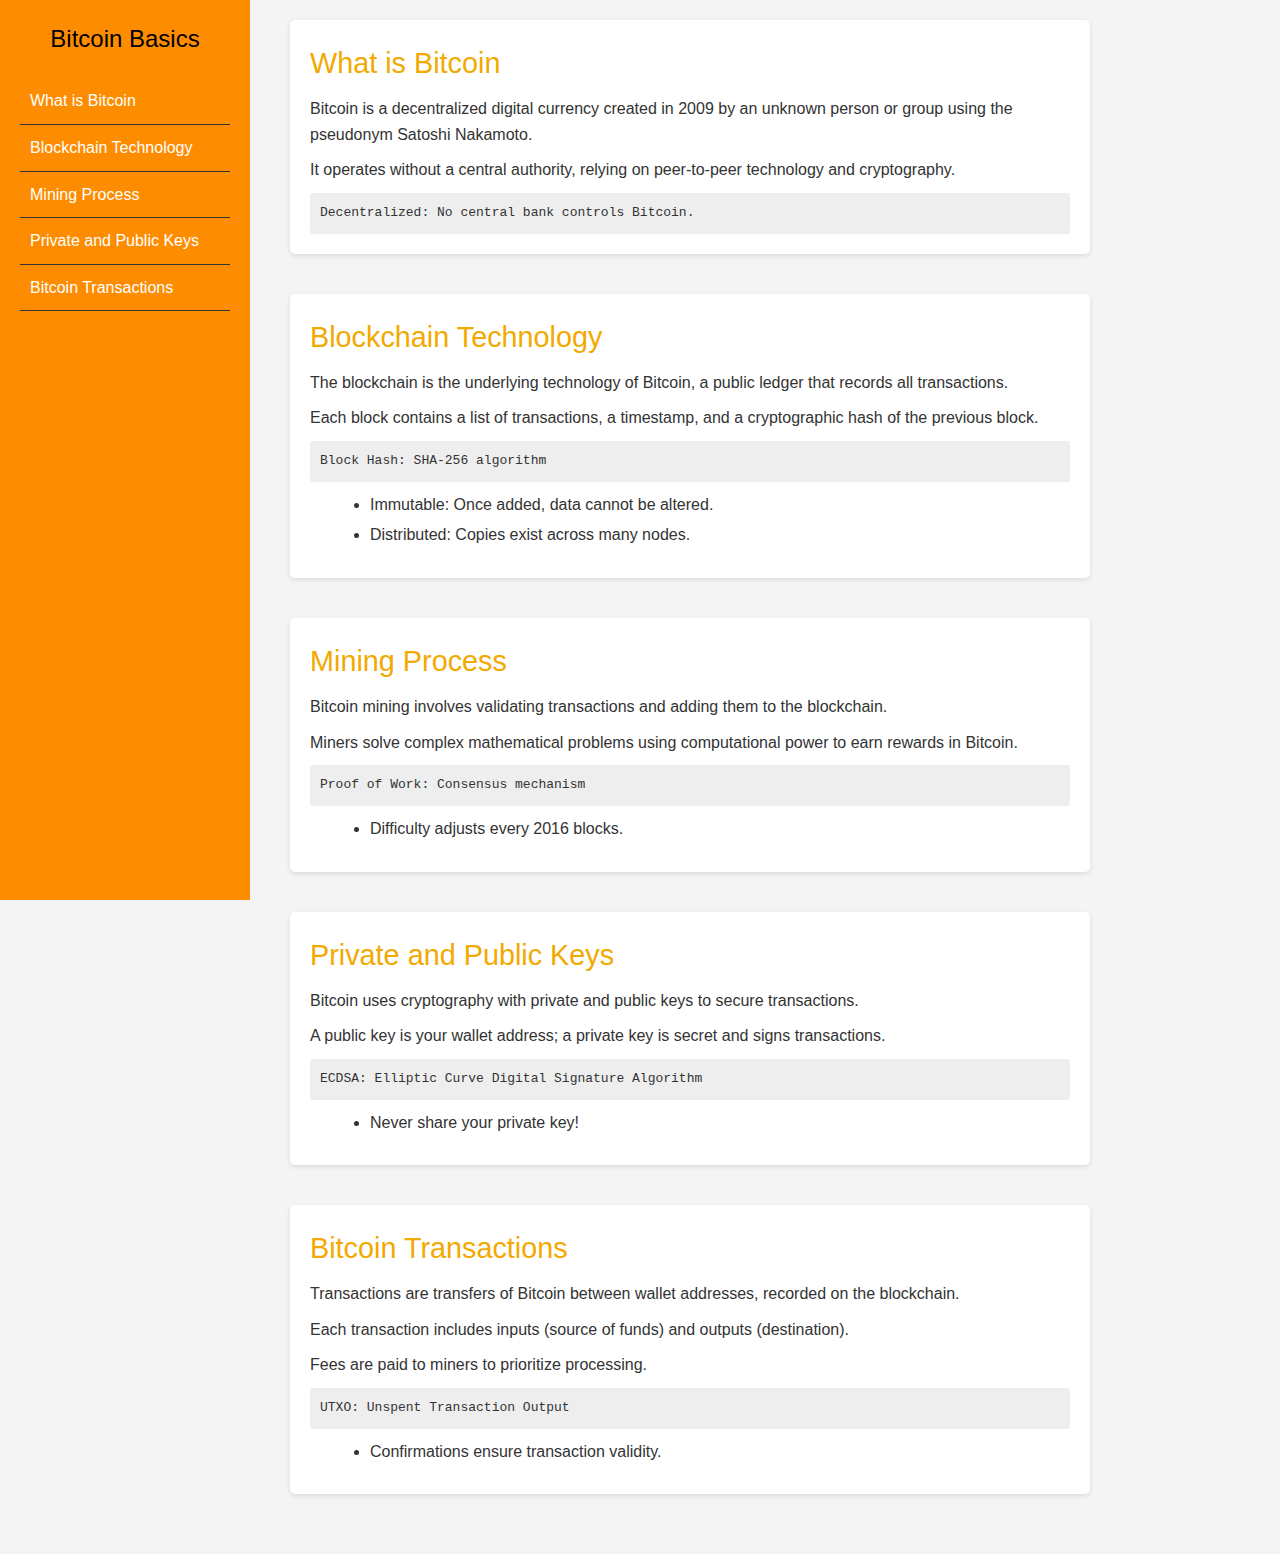
<file: Build a Technical Documentation Page/index.html>
<!DOCTYPE html>
<html lang="en">
<head>
  <meta charset="UTF-8">
  <meta name="viewport" content="width=device-width, initial-scale=1.0">
  <title>Bitcoin Technical Documentation</title>
  <link rel="stylesheet" href="styles.css">
</head>
<body>
  <nav id="navbar">
    <header>Bitcoin Basics</header>
    <a class="nav-link" href="#What_is_Bitcoin">What is Bitcoin</a>
    <a class="nav-link" href="#Blockchain_Technology">Blockchain Technology</a>
    <a class="nav-link" href="#Mining_Process">Mining Process</a>
    <a class="nav-link" href="#Private_and_Public_Keys">Private and Public Keys</a>
    <a class="nav-link" href="#Bitcoin_Transactions">Bitcoin Transactions</a>
  </nav>

  <main id="main-doc">
    <section class="main-section" id="What_is_Bitcoin">
      <header>What is Bitcoin</header>
      <p>Bitcoin is a decentralized digital currency created in 2009 by an unknown person or group using the pseudonym Satoshi Nakamoto.</p>
      <p>It operates without a central authority, relying on peer-to-peer technology and cryptography.</p>
      <code>Decentralized: No central bank controls Bitcoin.</code>
    </section>

    <section class="main-section" id="Blockchain_Technology">
      <header>Blockchain Technology</header>
      <p>The blockchain is the underlying technology of Bitcoin, a public ledger that records all transactions.</p>
      <p>Each block contains a list of transactions, a timestamp, and a cryptographic hash of the previous block.</p>
      <code>Block Hash: SHA-256 algorithm</code>
      <ul>
        <li>Immutable: Once added, data cannot be altered.</li>
        <li>Distributed: Copies exist across many nodes.</li>
      </ul>
    </section>

    <section class="main-section" id="Mining_Process">
      <header>Mining Process</header>
      <p>Bitcoin mining involves validating transactions and adding them to the blockchain.</p>
      <p>Miners solve complex mathematical problems using computational power to earn rewards in Bitcoin.</p>
      <code>Proof of Work: Consensus mechanism</code>
      <ul>
        <li>Difficulty adjusts every 2016 blocks.</li>
      </ul>
    </section>

    <section class="main-section" id="Private_and_Public_Keys">
      <header>Private and Public Keys</header>
      <p>Bitcoin uses cryptography with private and public keys to secure transactions.</p>
      <p>A public key is your wallet address; a private key is secret and signs transactions.</p>
      <code>ECDSA: Elliptic Curve Digital Signature Algorithm</code>
      <ul>
        <li>Never share your private key!</li>
      </ul>
    </section>

    <section class="main-section" id="Bitcoin_Transactions">
      <header>Bitcoin Transactions</header>
      <p>Transactions are transfers of Bitcoin between wallet addresses, recorded on the blockchain.</p>
      <p>Each transaction includes inputs (source of funds) and outputs (destination).</p>
      <p>Fees are paid to miners to prioritize processing.</p>
      <code>UTXO: Unspent Transaction Output</code>
      <ul>
        <li>Confirmations ensure transaction validity.</li>
      </ul>
    </section>
  </main>
</body>
</html>
</file>
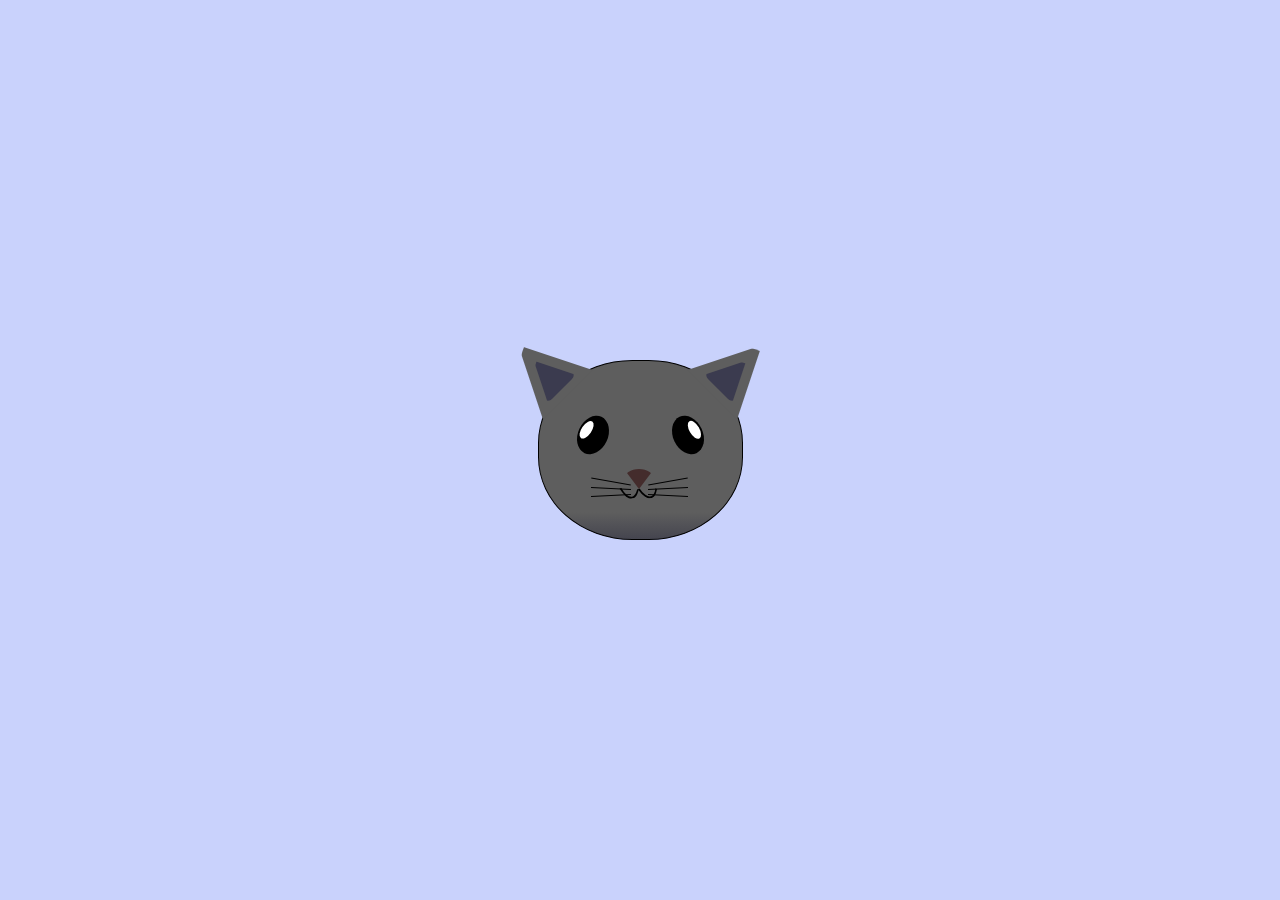
<file: learn-intermediate-css-by-building-a-cat-painting/index.html>
<!DOCTYPE html>
<html lang="en">
<head>
    <meta charset="UTF-8">
    <title>fCC Cat Painting</title>
    <link rel="stylesheet" href="./styles.css">
</head>
<body>
    <main>
      <div class="cat-head">
        <div class="cat-ears">
          <div class="cat-left-ear">
            <div class="cat-left-inner-ear"></div>
          </div>
          <div class="cat-right-ear">
            <div class="cat-right-inner-ear"></div>
          </div>
        </div>

        <div class="cat-eyes">
          <div class="cat-left-eye">
            <div class="cat-left-inner-eye"></div>
          </div>
          <div class="cat-right-eye">
            <div class="cat-right-inner-eye"></div>
          </div>
        </div>
        
        <div class="cat-nose"></div>

        <div class="cat-mouth">
          <div class="cat-mouth-line-left"></div>
          <div class="cat-mouth-line-right"></div>
        </div>

        <div class="cat-whiskers">
          <div class="cat-whiskers-left">
            <div class="cat-whisker-left-top"></div>
            <div class="cat-whisker-left-middle"></div>
            <div class="cat-whisker-left-bottom"></div>
          </div>
          <div class="cat-whiskers-right">
            <div class="cat-whisker-right-top"></div>
            <div class="cat-whisker-right-middle"></div>
            <div class="cat-whisker-right-bottom"></div>
          </div>
        </div>

      </div>
    </main>
</body>
</html>
</file>
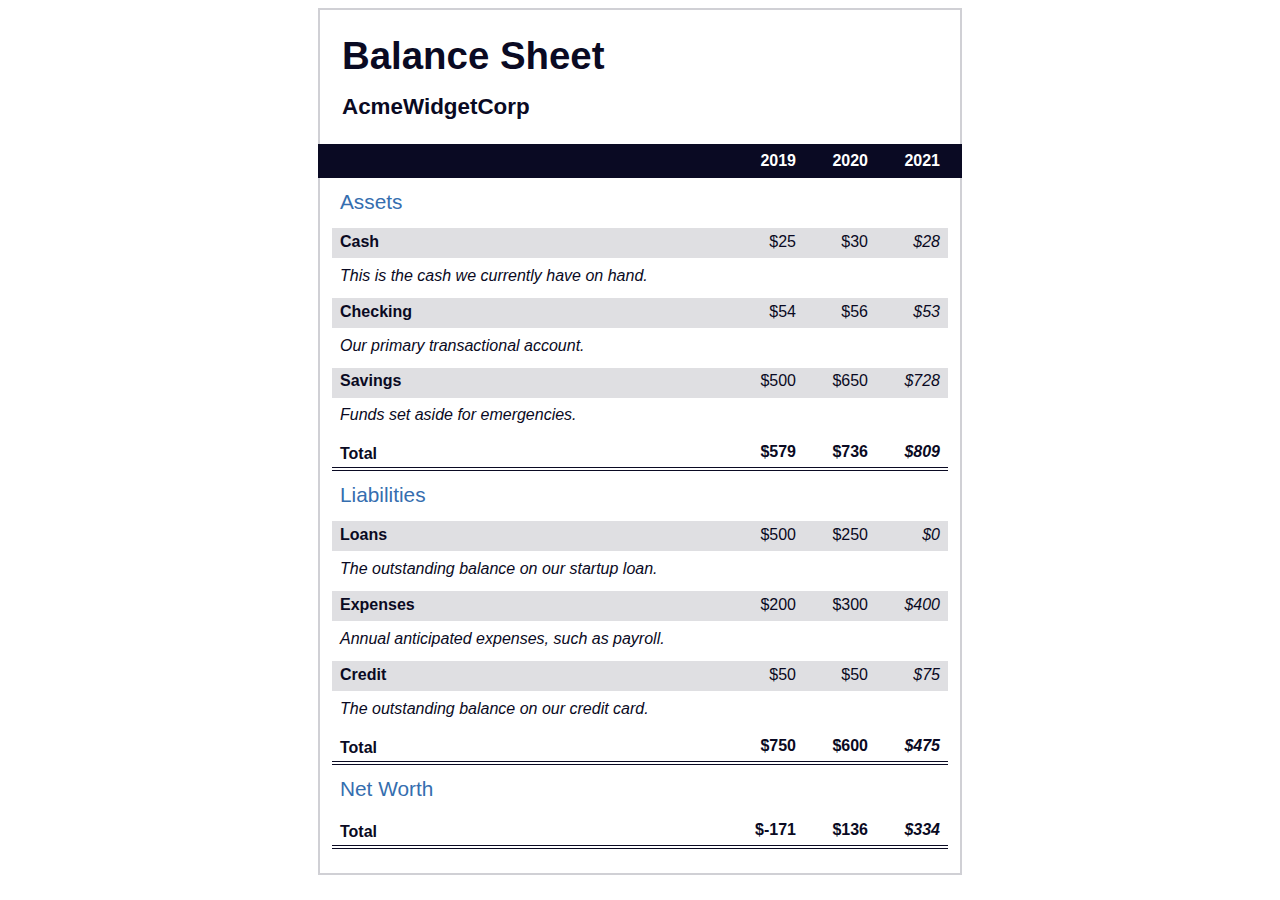
<file: learn-more-about-css-pseudo-selectors-by-building-a-balance-sheet/index.html>
<!DOCTYPE html>
<html lang="en">
  <head>
    <meta charset="UTF-8">
    <meta name="viewport" content="width=device-width, initial-scale=1.0">
    <title>Balance Sheet</title>
    <link rel="stylesheet" href="./styles.css">
  </head>
  <body>
    <main>
      <section>
        <h1>
          <span class="flex">
            <span>AcmeWidgetCorp</span>
            <span>Balance Sheet</span>
          </span>
        </h1>
        <div id="years" aria-hidden="true">
          <span class="year">2019</span>
          <span class="year">2020</span>
          <span class="year">2021</span>
        </div>
        <div class="table-wrap">
          <table>
            <caption>Assets</caption>
            <thead>
              <tr>
                <td></td>
                <th><span class="sr-only year">2019</span></th>
                <th><span class="sr-only year">2020</span></th>
                <th class="current"><span class="sr-only year">2021</span></th>
              </tr>
            </thead>
            <tbody>
              <tr class="data">
                <th>Cash <span class="description">This is the cash we currently have on hand.</span></th>
                <td>$25</td>
                <td>$30</td>
                <td class="current">$28</td>
              </tr>
              <tr class="data">
                <th>Checking <span class="description">Our primary transactional account.</span></th>
                <td>$54</td>
                <td>$56</td>
                <td class="current">$53</td>
              </tr>
              <tr class="data">
                <th>Savings <span class="description">Funds set aside for emergencies.</span></th>
                <td>$500</td>
                <td>$650</td>
                <td class="current">$728</td>
              </tr>
              <tr class="total">
                <th>Total <span class="sr-only">Assets</span></th>
                <td>$579</td>
                <td>$736</td>
                <td class="current">$809</td>
              </tr>
            </tbody>
          </table>
          <table>
            <caption>Liabilities</caption>
            <thead>
              <tr>
              <td></td>
              <th><span class="sr-only">2019</span></th>
              <th><span class="sr-only">2020</span></th>
              <th><span class="sr-only">2021</span></th>
              </tr>
            </thead>
            <tbody>
              <tr class="data">
                <th>Loans <span class="description">The outstanding balance on our startup loan.</span></th>
                <td>$500</td>
                <td>$250</td>
                <td class="current">$0</td>
              </tr>
              <tr class="data">
                <th>Expenses <span class="description">Annual anticipated expenses, such as payroll.</span></th>
                <td>$200</td>
                <td>$300</td>
                <td class="current">$400</td>
              </tr>
              <tr class="data">
                <th>Credit <span class="description">The outstanding balance on our credit card.</span></th>
                <td>$50</td>
                <td>$50</td>
                <td class="current">$75</td>
              </tr>
              <tr class="total">
                <th>Total <span class="sr-only">Liabilities</span></th>
                <td>$750</td>
                <td>$600</td>
                <td class="current">$475</td>
              </tr>
            </tbody>
          </table>
          <table>
            <caption>Net Worth</caption>
            <thead>
              <tr>
              <td></td>
              <th><span class="sr-only">2019</span></th>
              <th><span class="sr-only">2020</span></th>
              <th><span class="sr-only">2021</span></th>
              </tr>
            </thead>
            <tbody>
              <tr class="total">
                <th>Total <span class="sr-only">Net Worth</span></th>
                <td>$-171</td>
                <td>$136</td>
                <td class="current">$334</td>
              </tr>
            </tbody>
          </table>
        </div>
      </section>
    </main>
  </body>
</html>
</file>
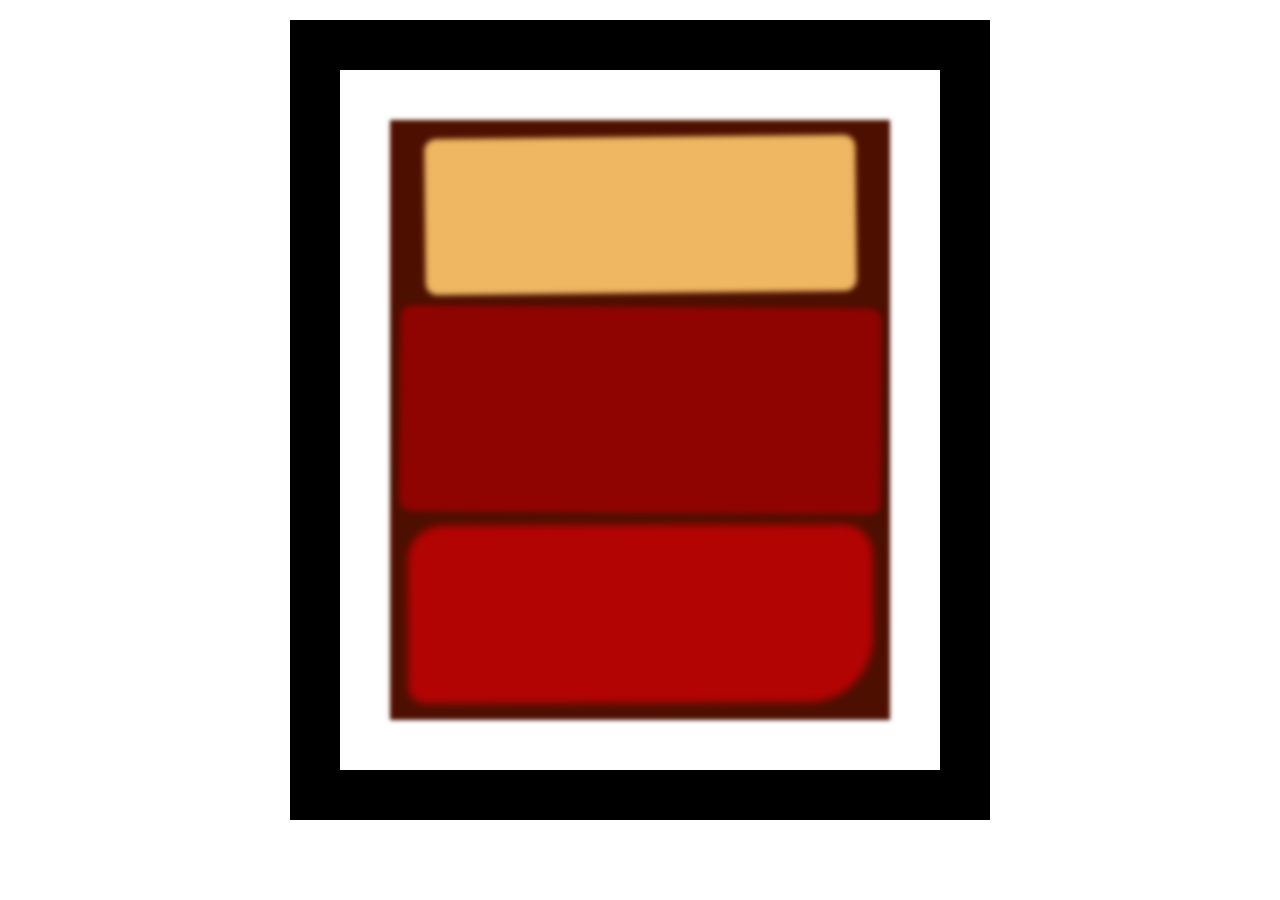
<file: learn-the-css-box-model-by-building-a-rothko-painting/index.html>
<!DOCTYPE html>
<html lang="en">
  <head>
    <meta charset="UTF-8">
    <title>Rothko Painting</title>
    <link href="./styles.css" rel="stylesheet">
  </head>
  <body>
    <div class="frame">
      <div class="canvas">
        <div class="one"></div>
        <div class="two"></div>
        <div class="three"></div>
      </div>
    </div>
  </body>
</html>
</file>
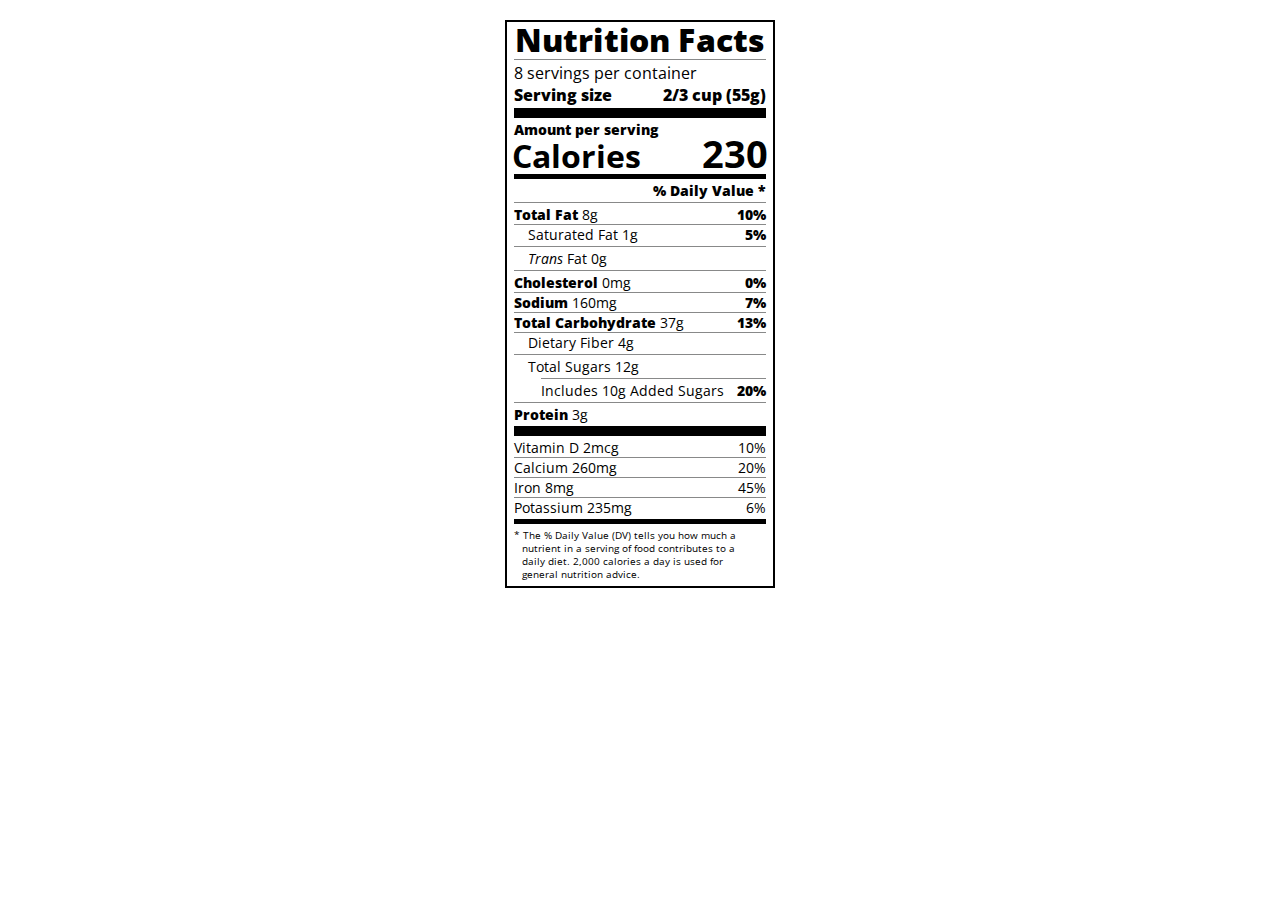
<file: learn-typography-by-building-a-nutrition-label/index.html>
<!DOCTYPE html>
<html lang="en">

<head>
  <meta charset="UTF-8">
  <title>Nutrition Label</title>
  <link href="https://fonts.googleapis.com/css?family=Open+Sans:400,700,800" rel="stylesheet">
  <link href="./styles.css" rel="stylesheet">
</head>

<body>
  <div class="label">
    <header>
      <h1 class="bold">Nutrition Facts</h1>
      <div class="divider"></div>
      <p>8 servings per container</p>
      <p class="bold">Serving size <span>2/3 cup (55g)</span></p>
    </header>
    <div class="divider large"></div>
    <div class="calories-info">
      <div class="left-container">
        <h2 class="bold small-text">Amount per serving</h2>
        <p>Calories</p>
      </div>
      <span>230</span>
    </div>
    <div class="divider medium"></div>
    <div class="daily-value small-text">
      <p class="bold right no-divider">% Daily Value *</p>
      <div class="divider"></div>
      <p><span><span class="bold">Total Fat</span> 8g</span> <span class="bold">10%</span></p>
      <p class="indent no-divider">Saturated Fat 1g <span class="bold">5%</span></p>
      <div class="divider"></div>
      <p class="indent no-divider"><span><i>Trans</i> Fat 0g</span></p>
      <div class="divider"></div>
      <p><span><span class="bold">Cholesterol</span> 0mg</span> <span class="bold">0%</span></p>
      <p><span><span class="bold">Sodium</span> 160mg</span> <span class="bold">7%</span></p>
      <p><span><span class="bold">Total Carbohydrate</span> 37g</span> <span class="bold">13%</span></p>
      <p class="indent no-divider">Dietary Fiber 4g</p>
      <div class="divider"></div>
      <p class="indent no-divider">Total Sugars 12g</p>
      <div class="divider double-indent"></div>
      <p class="double-indent no-divider">Includes 10g Added Sugars <span class="bold">20%</span></p>
      <div class="divider"></div>
      <p class="no-divider"><span><span class="bold">Protein</span> 3g</span></p>
      <div class="divider large"></div>
      <p>Vitamin D 2mcg <span>10%</span></p>
      <p>Calcium 260mg <span>20%</span></p>
      <p>Iron 8mg <span>45%</span></p>
      <p class="no-divider">Potassium 235mg <span>6%</span></p>
    </div>
    <div class="divider medium"></div>
    <p class="note">* The % Daily Value (DV) tells you how much a nutrient in a serving of food contributes to a daily
      diet. 2,000 calories a day is used for general nutrition advice.</p>
  </div>
</body>
</html>
</file>
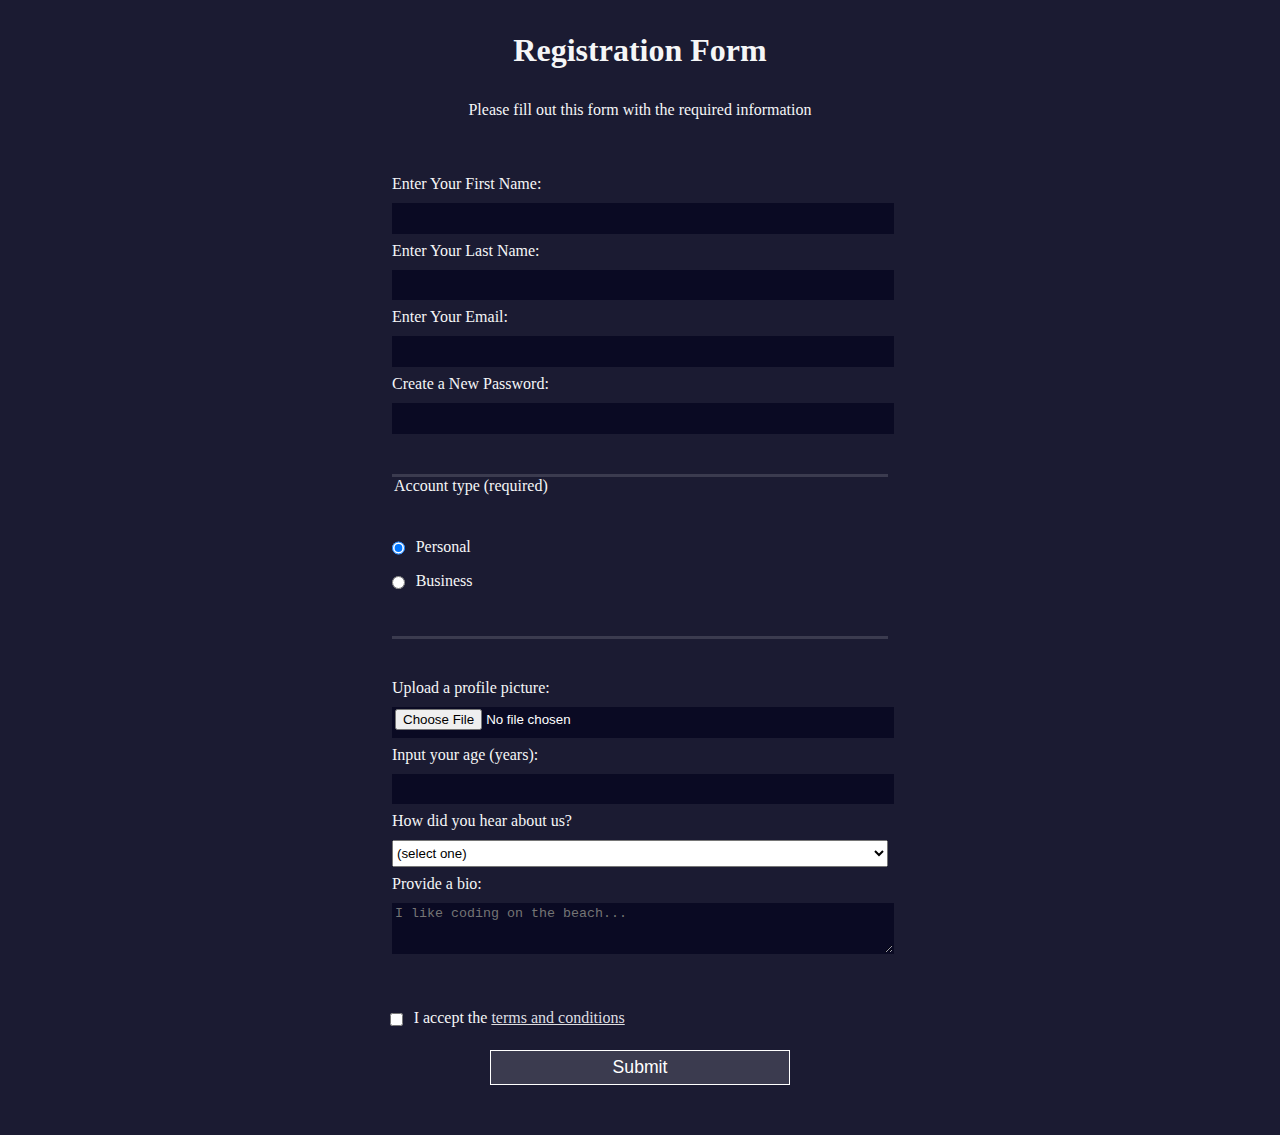
<file: Registration Form/index.html>
<!DOCTYPE html>
<html lang="en">
  <head>
    <meta charset="UTF-8">
    <title>Registration Form</title>
    <link rel="stylesheet" href="styles.css" />
  </head>
  <body>
    <h1>Registration Form</h1>
    <p>Please fill out this form with the required information</p>
    <form method="post" action='https://register-demo.freecodecamp.org'>
      <fieldset>
        <label for="first-name">Enter Your First Name: <input id="first-name" name="first-name" type="text" required /></label>
        <label for="last-name">Enter Your Last Name: <input id="last-name" name="last-name" type="text" required /></label>
        <label for="email">Enter Your Email: <input id="email" name="email" type="email" required /></label>
        <label for="new-password">Create a New Password: <input id="new-password" name="new-password" type="password" pattern="[a-z0-5]{8,}" required /></label>
      </fieldset>
      <fieldset>
        <legend>Account type (required)</legend>
        <label for="personal-account"><input id="personal-account" type="radio" name="account-type" class="inline" checked /> Personal</label>
        <label for="business-account"><input id="business-account" type="radio" name="account-type" class="inline" /> Business</label>
      </fieldset>
      <fieldset>
        <label for="profile-picture">Upload a profile picture: <input id="profile-picture" type="file" name="file" /></label>
        <label for="age">Input your age (years): <input id="age" type="number" name="age" min="13" max="120" /></label>
        <label for="referrer">How did you hear about us?
          <select id="referrer" name="referrer">
            <option value="">(select one)</option>
            <option value="1">freeCodeCamp News</option>
            <option value="2">freeCodeCamp YouTube Channel</option>
            <option value="3">freeCodeCamp Forum</option>
            <option value="4">Other</option>
          </select>
        </label>
        <label for="bio">Provide a bio:
          <textarea id="bio" name="bio" rows="3" cols="30" placeholder="I like coding on the beach..."></textarea>
        </label>
      </fieldset>
      <label for="terms-and-conditions">
        <input class="inline" id="terms-and-conditions" type="checkbox" required name="terms-and-conditions" /> I accept the <a href="https://www.freecodecamp.org/news/terms-of-service/">terms and conditions</a>
      </label>
      <input type="submit" value="Submit" />
    </form>
  </body>
</html>
</file>
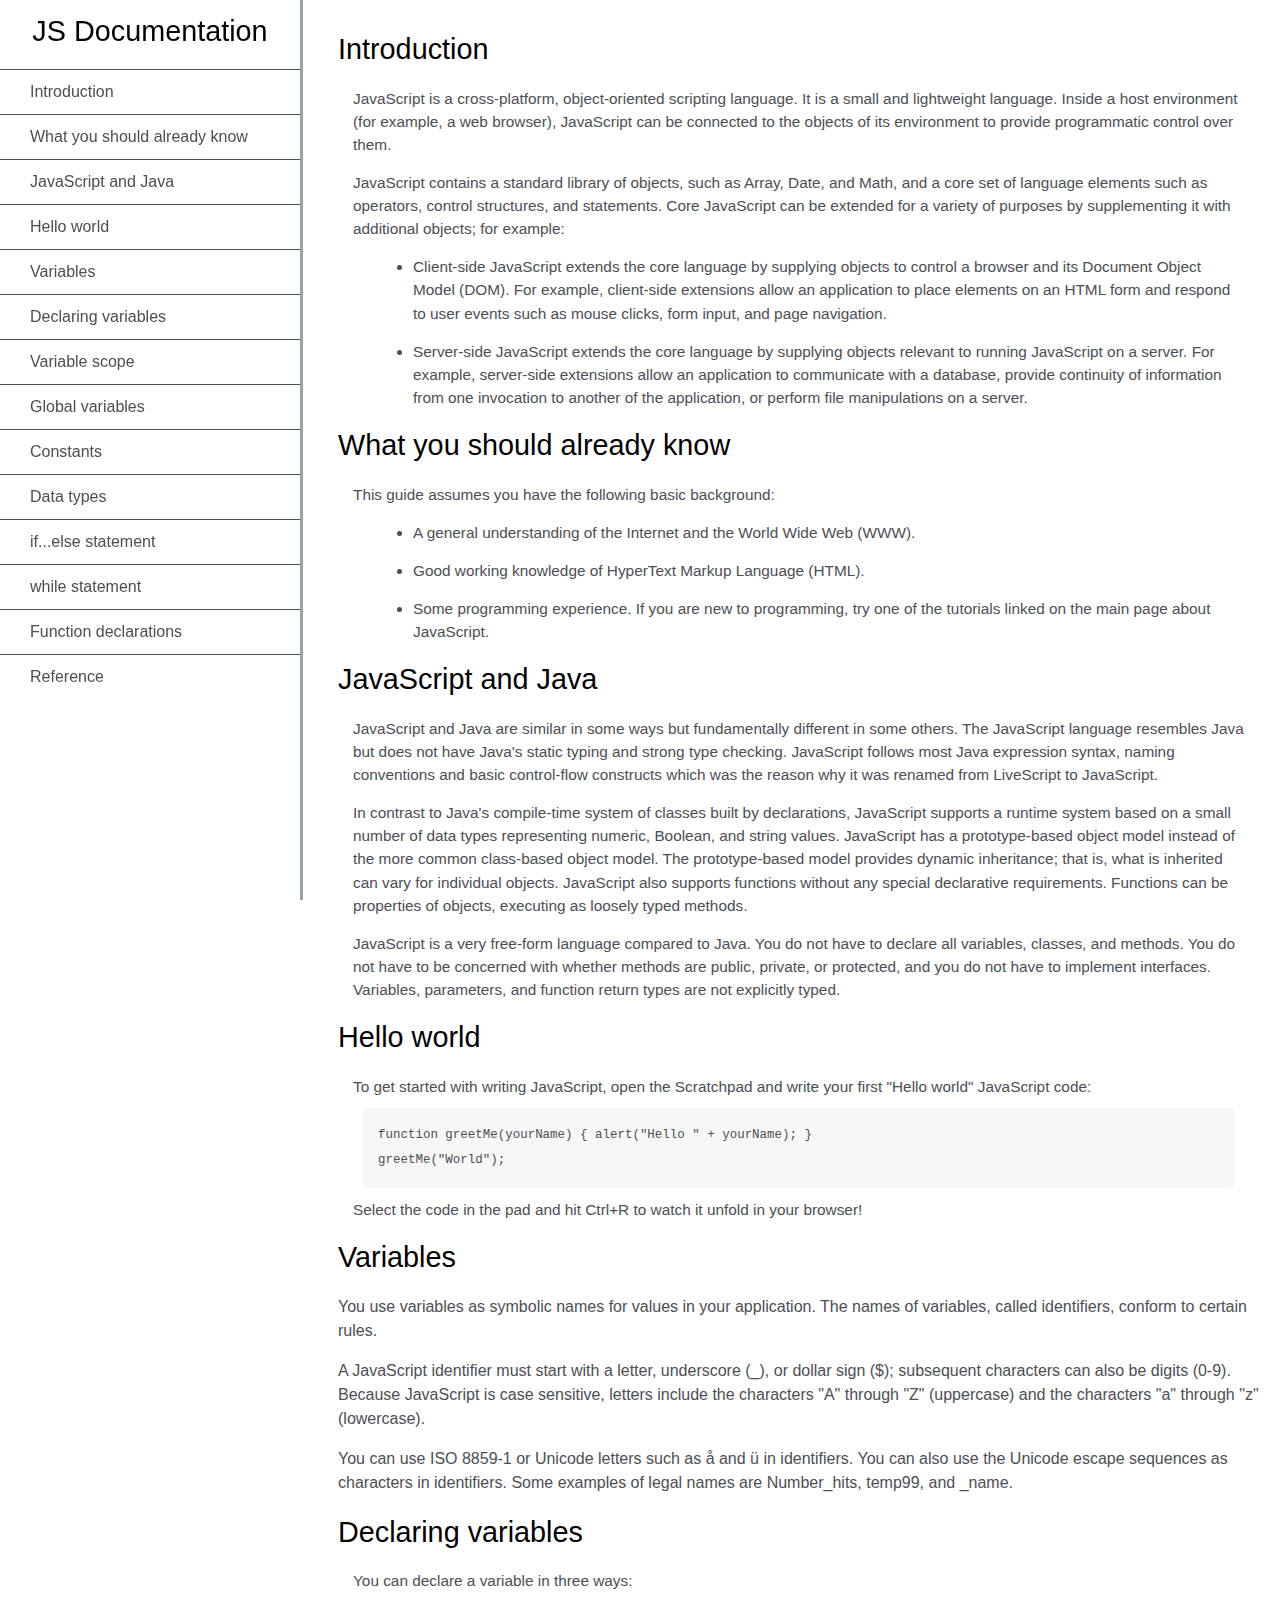
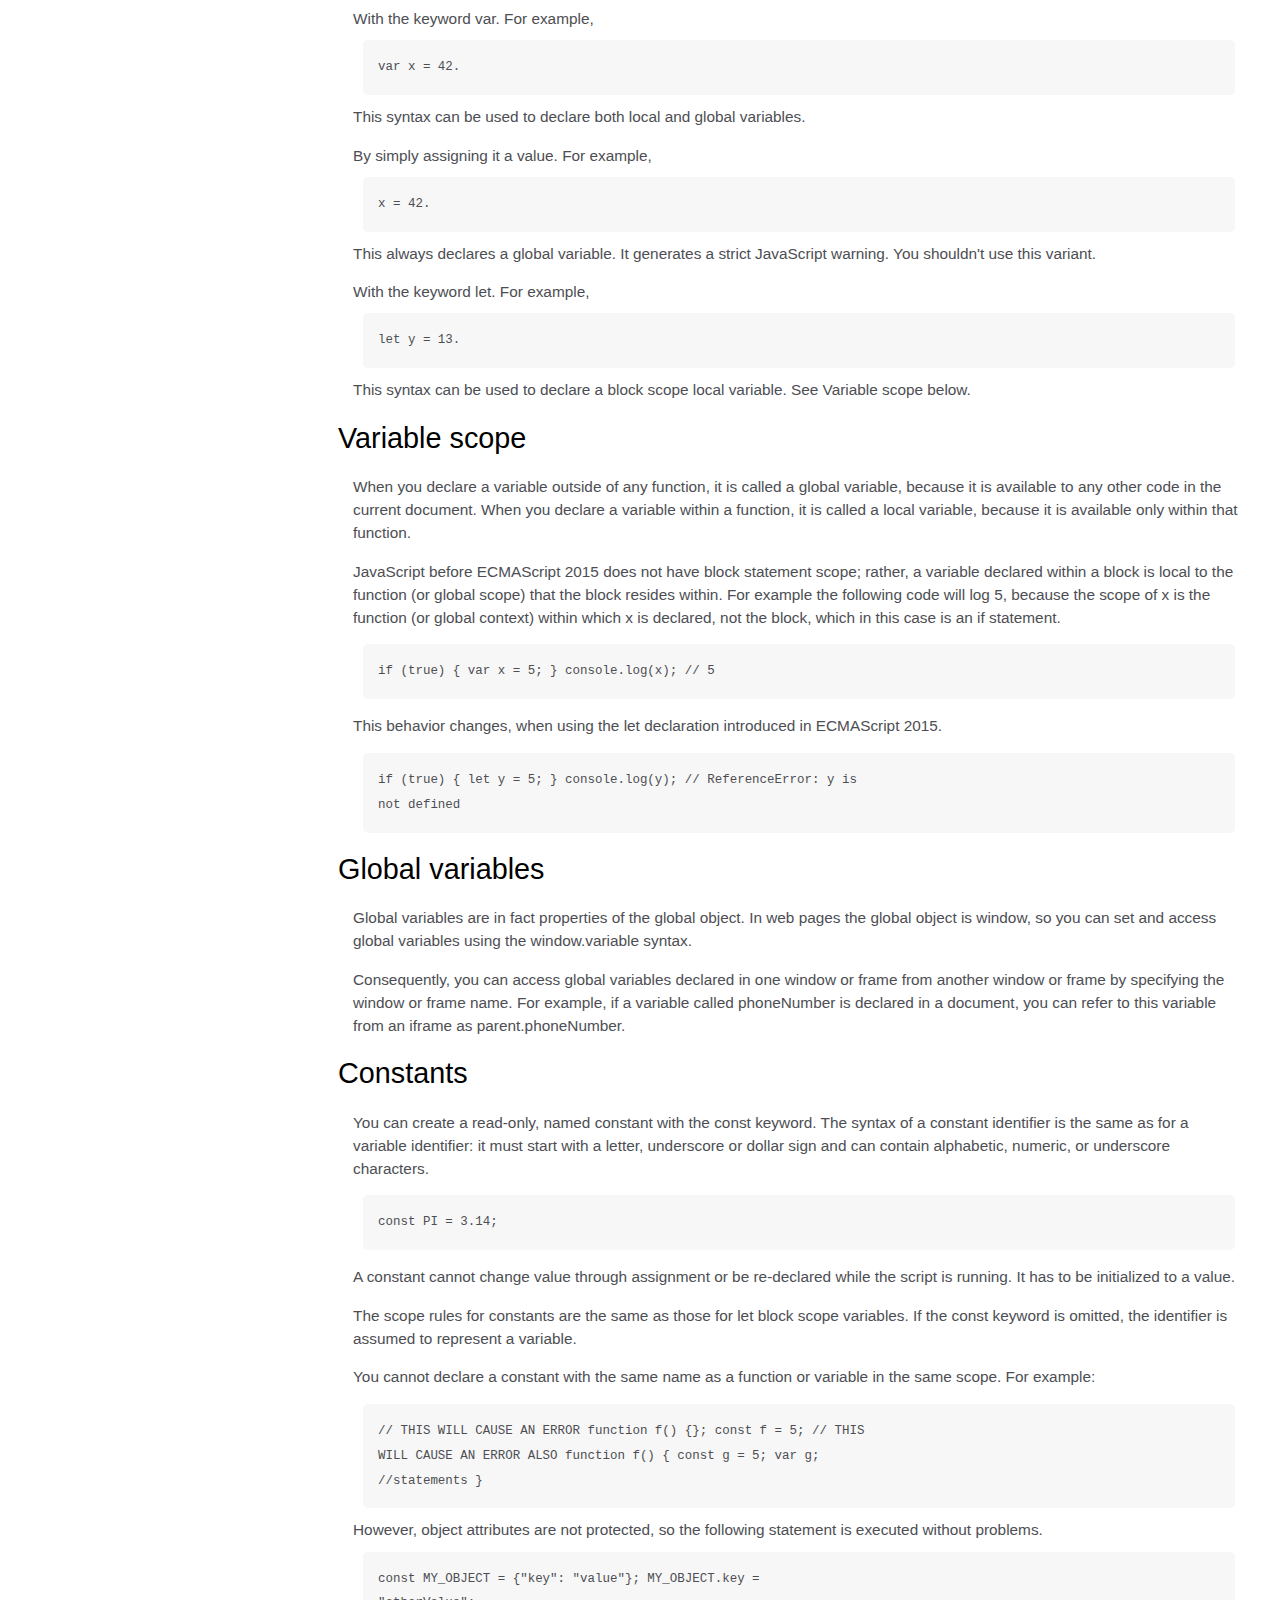
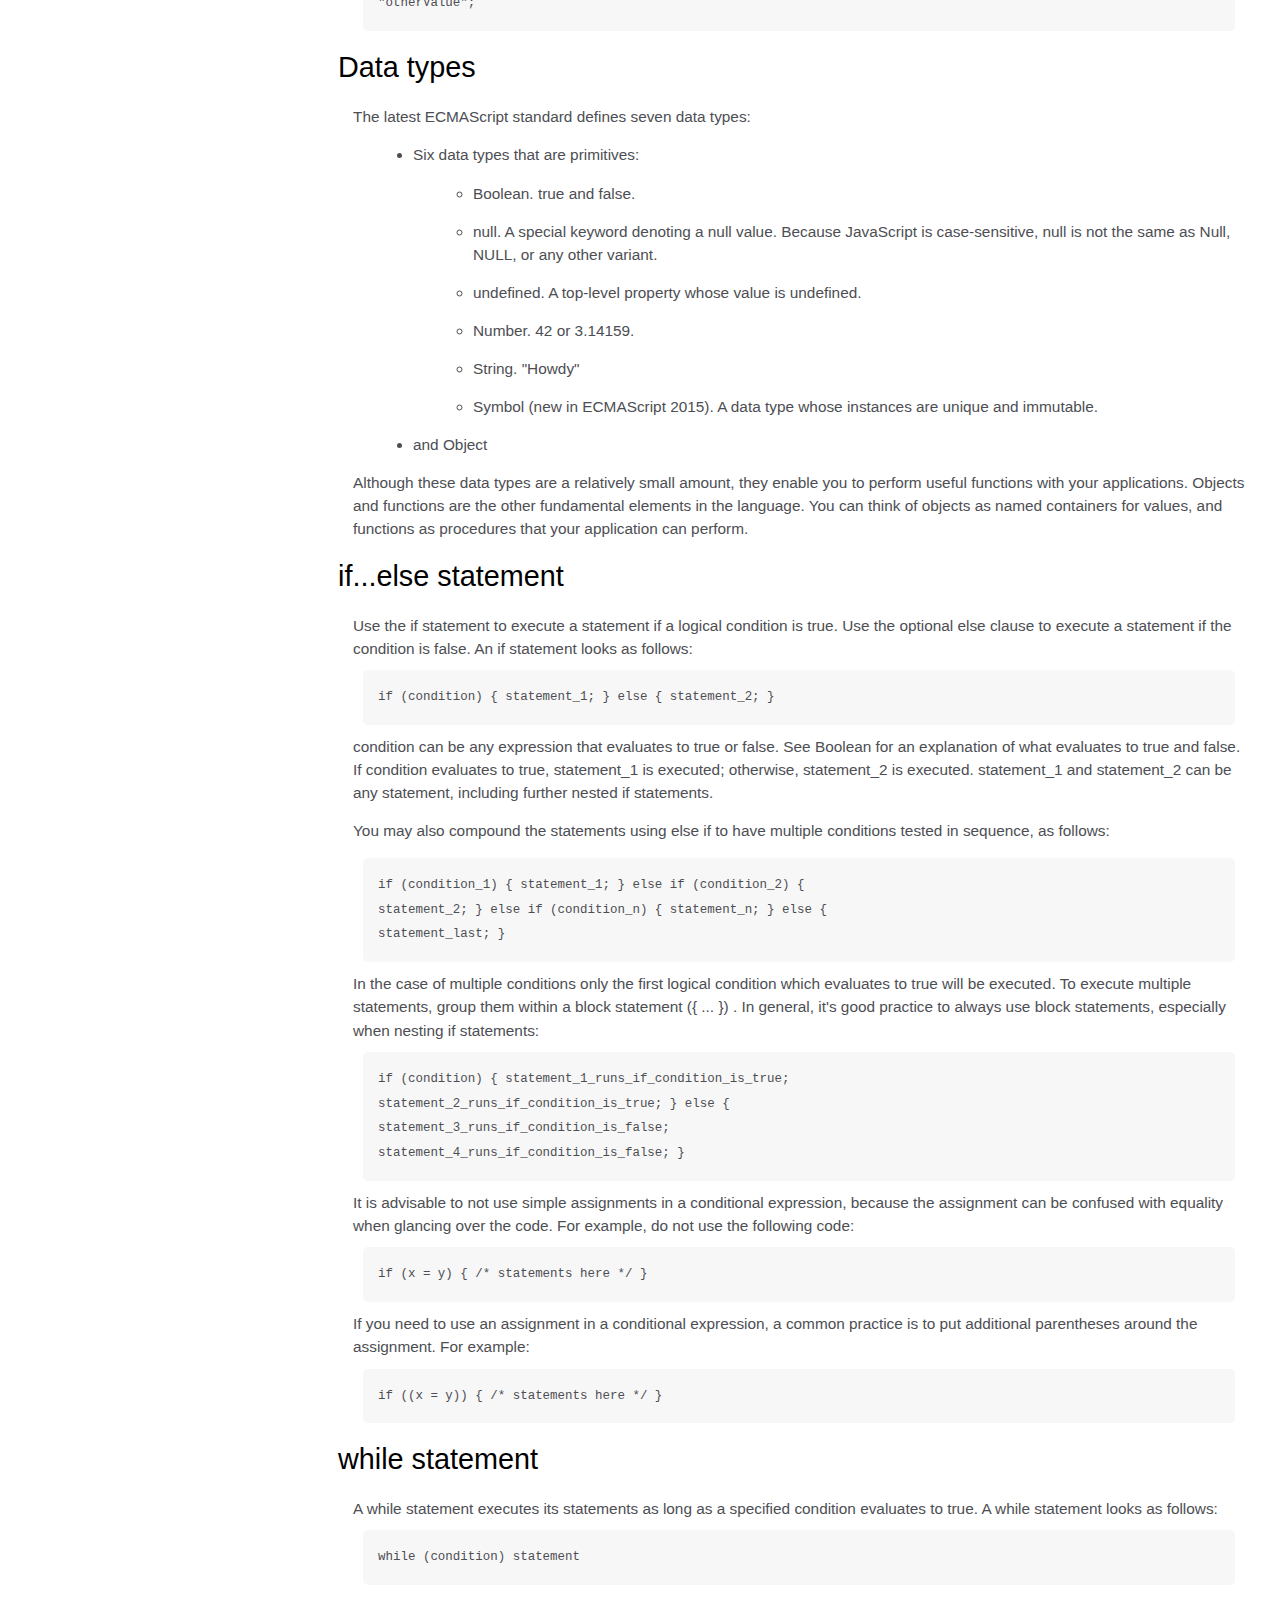
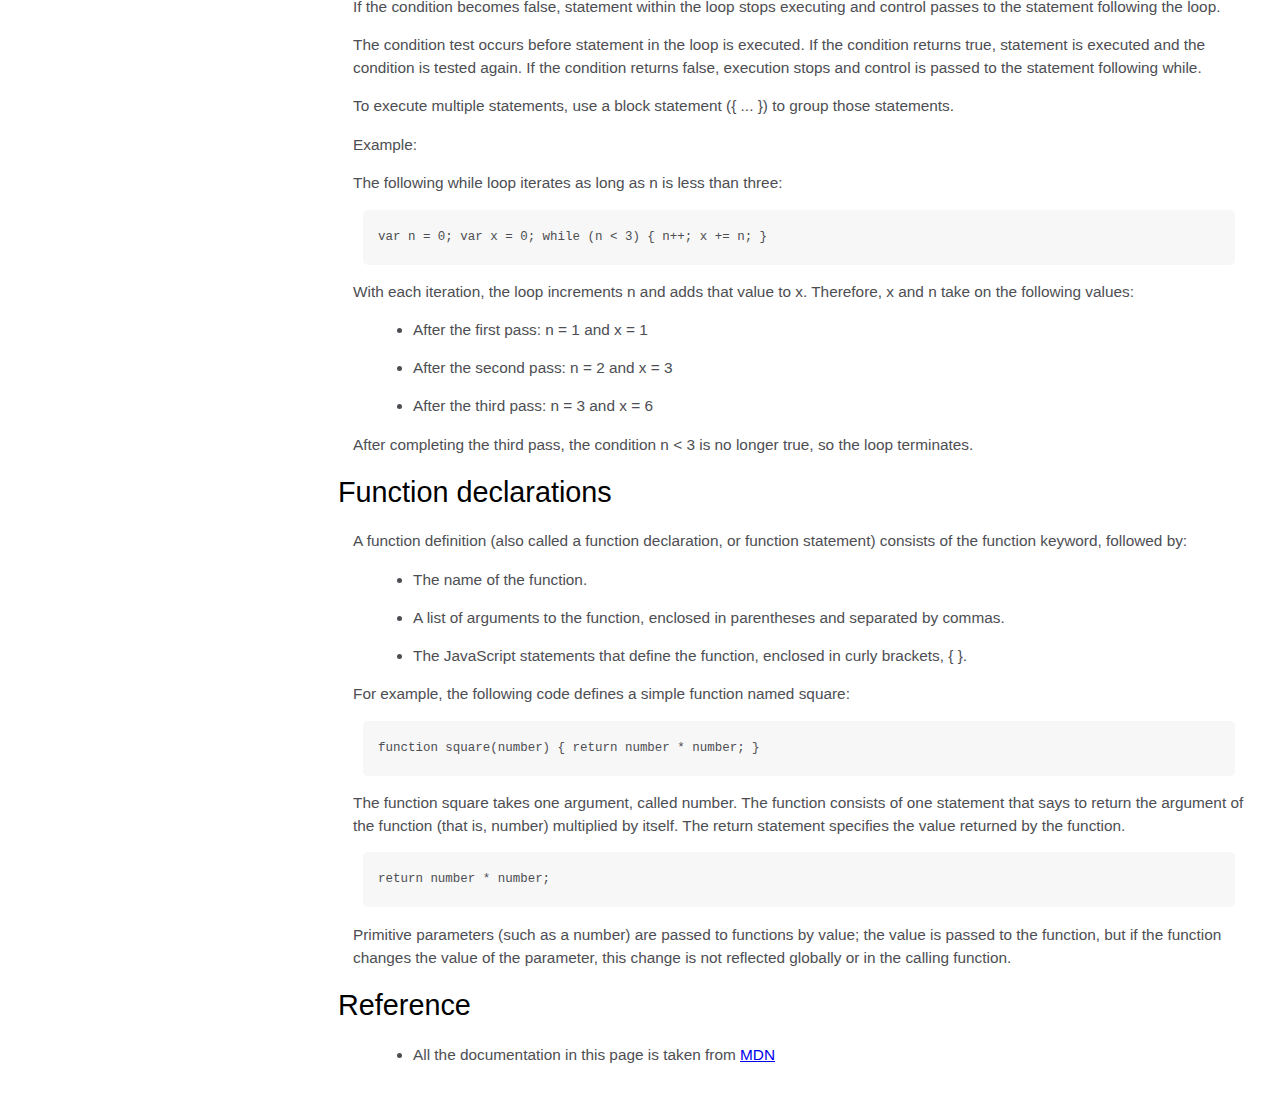
<file: Build a Technical Documentation Page/reference/index.html>
<!DOCTYPE html>
<html>
  <head>
    <link rel="stylesheet" href="styles.css" />
  </head>
  <body>
    <nav id="navbar">
      <header>JS Documentation</header>
      <ul>
        <li><a class="nav-link" href="#Introduction">Introduction</a></li>
        <li>
          <a class="nav-link" href="#What_you_should_already_know"
            >What you should already know</a
          >
        </li>
        <li>
          <a class="nav-link" href="#JavaScript_and_Java"
            >JavaScript and Java</a
          >
        </li>
        <li><a class="nav-link" href="#Hello_world">Hello world</a></li>
        <li><a class="nav-link" href="#Variables">Variables</a></li>
        <li>
          <a class="nav-link" href="#Declaring_variables"
            >Declaring variables</a
          >
        </li>
        <li><a class="nav-link" href="#Variable_scope">Variable scope</a></li>
        <li>
          <a class="nav-link" href="#Global_variables">Global variables</a>
        </li>
        <li><a class="nav-link" href="#Constants">Constants</a></li>
        <li><a class="nav-link" href="#Data_types">Data types</a></li>
        <li>
          <a class="nav-link" href="#if...else_statement"
            >if...else statement</a
          >
        </li>
        <li><a class="nav-link" href="#while_statement">while statement</a></li>
        <li>
          <a class="nav-link" href="#Function_declarations"
            >Function declarations</a
          >
        </li>
        <li><a class="nav-link" href="#Reference">Reference</a></li>
      </ul>
    </nav>
    <main id="main-doc">
      <section class="main-section" id="Introduction">
        <header>Introduction</header>
        <article>
          <p>
            JavaScript is a cross-platform, object-oriented scripting language.
            It is a small and lightweight language. Inside a host environment
            (for example, a web browser), JavaScript can be connected to the
            objects of its environment to provide programmatic control over
            them.
          </p>

          <p>
            JavaScript contains a standard library of objects, such as Array,
            Date, and Math, and a core set of language elements such as
            operators, control structures, and statements. Core JavaScript can
            be extended for a variety of purposes by supplementing it with
            additional objects; for example:
          </p>
          <ul>
            <li>
              Client-side JavaScript extends the core language by supplying
              objects to control a browser and its Document Object Model (DOM).
              For example, client-side extensions allow an application to place
              elements on an HTML form and respond to user events such as mouse
              clicks, form input, and page navigation.
            </li>
            <li>
              Server-side JavaScript extends the core language by supplying
              objects relevant to running JavaScript on a server. For example,
              server-side extensions allow an application to communicate with a
              database, provide continuity of information from one invocation to
              another of the application, or perform file manipulations on a
              server.
            </li>
          </ul>
        </article>
      </section>
      <section class="main-section" id="What_you_should_already_know">
        <header>What you should already know</header>
        <article>
          <p>This guide assumes you have the following basic background:</p>

          <ul>
            <li>
              A general understanding of the Internet and the World Wide Web
              (WWW).
            </li>
            <li>Good working knowledge of HyperText Markup Language (HTML).</li>
            <li>
              Some programming experience. If you are new to programming, try
              one of the tutorials linked on the main page about JavaScript.
            </li>
          </ul>
        </article>
      </section>
      <section class="main-section" id="JavaScript_and_Java">
        <header>JavaScript and Java</header>
        <article>
          <p>
            JavaScript and Java are similar in some ways but fundamentally
            different in some others. The JavaScript language resembles Java but
            does not have Java's static typing and strong type checking.
            JavaScript follows most Java expression syntax, naming conventions
            and basic control-flow constructs which was the reason why it was
            renamed from LiveScript to JavaScript.
          </p>

          <p>
            In contrast to Java's compile-time system of classes built by
            declarations, JavaScript supports a runtime system based on a small
            number of data types representing numeric, Boolean, and string
            values. JavaScript has a prototype-based object model instead of the
            more common class-based object model. The prototype-based model
            provides dynamic inheritance; that is, what is inherited can vary
            for individual objects. JavaScript also supports functions without
            any special declarative requirements. Functions can be properties of
            objects, executing as loosely typed methods.
          </p>
          <p>
            JavaScript is a very free-form language compared to Java. You do not
            have to declare all variables, classes, and methods. You do not have
            to be concerned with whether methods are public, private, or
            protected, and you do not have to implement interfaces. Variables,
            parameters, and function return types are not explicitly typed.
          </p>
        </article>
      </section>
      <section class="main-section" id="Hello_world">
        <header>Hello world</header>
        <article>
          To get started with writing JavaScript, open the Scratchpad and write
          your first "Hello world" JavaScript code:
          <code
            >function greetMe(yourName) { alert("Hello " + yourName); }
            greetMe("World");
          </code>

          Select the code in the pad and hit Ctrl+R to watch it unfold in your
          browser!
        </article>
      </section>
      <section class="main-section" id="Variables">
        <header>Variables</header>
        <p>
          You use variables as symbolic names for values in your application.
          The names of variables, called identifiers, conform to certain rules.
        </p>
        <p>
          A JavaScript identifier must start with a letter, underscore (_), or
          dollar sign ($); subsequent characters can also be digits (0-9).
          Because JavaScript is case sensitive, letters include the characters
          "A" through "Z" (uppercase) and the characters "a" through "z"
          (lowercase).
        </p>
        <p>
          You can use ISO 8859-1 or Unicode letters such as å and ü in
          identifiers. You can also use the Unicode escape sequences as
          characters in identifiers. Some examples of legal names are
          Number_hits, temp99, and _name.
        </p>
      </section>
      <section class="main-section" id="Declaring_variables">
        <header>Declaring variables</header>
        <article>
          You can declare a variable in three ways:
          <p>
            With the keyword var. For example, <code>var x = 42.</code> This
            syntax can be used to declare both local and global variables.
          </p>
          <p>
            By simply assigning it a value. For example,
            <code>x = 42.</code> This always declares a global variable. It
            generates a strict JavaScript warning. You shouldn't use this
            variant.
          </p>
          <p>
            With the keyword let. For example,<code> let y = 13.</code> This
            syntax can be used to declare a block scope local variable. See
            Variable scope below.
          </p>
        </article>
      </section>
      <section class="main-section" id="Variable_scope">
        <header>Variable scope</header>
        <article>
          <p>
            When you declare a variable outside of any function, it is called a
            global variable, because it is available to any other code in the
            current document. When you declare a variable within a function, it
            is called a local variable, because it is available only within that
            function.
          </p>

          <p>
            JavaScript before ECMAScript 2015 does not have block statement
            scope; rather, a variable declared within a block is local to the
            function (or global scope) that the block resides within. For
            example the following code will log 5, because the scope of x is the
            function (or global context) within which x is declared, not the
            block, which in this case is an if statement.
          </p>
          <code>if (true) { var x = 5; } console.log(x); // 5</code>
          <p>
            This behavior changes, when using the let declaration introduced in
            ECMAScript 2015.
          </p>

          <code
            >if (true) { let y = 5; } console.log(y); // ReferenceError: y is
            not defined</code
          >
        </article>
      </section>
      <section class="main-section" id="Global_variables">
        <header>Global variables</header>
        <article>
          <p>
            Global variables are in fact properties of the global object. In web
            pages the global object is window, so you can set and access global
            variables using the window.variable syntax.
          </p>

          <p>
            Consequently, you can access global variables declared in one window
            or frame from another window or frame by specifying the window or
            frame name. For example, if a variable called phoneNumber is
            declared in a document, you can refer to this variable from an
            iframe as parent.phoneNumber.
          </p>
        </article>
      </section>
      <section class="main-section" id="Constants">
        <header>Constants</header>
        <article>
          <p>
            You can create a read-only, named constant with the const keyword.
            The syntax of a constant identifier is the same as for a variable
            identifier: it must start with a letter, underscore or dollar sign
            and can contain alphabetic, numeric, or underscore characters.
          </p>

          <code>const PI = 3.14;</code>
          <p>
            A constant cannot change value through assignment or be re-declared
            while the script is running. It has to be initialized to a value.
          </p>

          <p>
            The scope rules for constants are the same as those for let block
            scope variables. If the const keyword is omitted, the identifier is
            assumed to represent a variable.
          </p>

          <p>
            You cannot declare a constant with the same name as a function or
            variable in the same scope. For example:
          </p>

          <code
            >// THIS WILL CAUSE AN ERROR function f() {}; const f = 5; // THIS
            WILL CAUSE AN ERROR ALSO function f() { const g = 5; var g;
            //statements }</code
          >
          However, object attributes are not protected, so the following
          statement is executed without problems.
          <code
            >const MY_OBJECT = {"key": "value"}; MY_OBJECT.key =
            "otherValue";</code
          >
        </article>
      </section>
      <section class="main-section" id="Data_types">
        <header>Data types</header>
        <article>
          <p>The latest ECMAScript standard defines seven data types:</p>
          <ul>
            <li>
              <p>Six data types that are primitives:</p>
              <ul>
                <li>Boolean. true and false.</li>
                <li>
                  null. A special keyword denoting a null value. Because
                  JavaScript is case-sensitive, null is not the same as Null,
                  NULL, or any other variant.
                </li>
                <li>
                  undefined. A top-level property whose value is undefined.
                </li>
                <li>Number. 42 or 3.14159.</li>
                <li>String. "Howdy"</li>
                <li>
                  Symbol (new in ECMAScript 2015). A data type whose instances
                  are unique and immutable.
                </li>
              </ul>
            </li>

            <li>and Object</li>
          </ul>
          Although these data types are a relatively small amount, they enable
          you to perform useful functions with your applications. Objects and
          functions are the other fundamental elements in the language. You can
          think of objects as named containers for values, and functions as
          procedures that your application can perform.
        </article>
      </section>
      <section class="main-section" id="if...else_statement">
        <header>if...else statement</header>
        <article>
          Use the if statement to execute a statement if a logical condition is
          true. Use the optional else clause to execute a statement if the
          condition is false. An if statement looks as follows:

          <code>if (condition) { statement_1; } else { statement_2; }</code>
          condition can be any expression that evaluates to true or false. See
          Boolean for an explanation of what evaluates to true and false. If
          condition evaluates to true, statement_1 is executed; otherwise,
          statement_2 is executed. statement_1 and statement_2 can be any
          statement, including further nested if statements.
          <p>
            You may also compound the statements using else if to have multiple
            conditions tested in sequence, as follows:
          </p>
          <code
            >if (condition_1) { statement_1; } else if (condition_2) {
            statement_2; } else if (condition_n) { statement_n; } else {
            statement_last; }
          </code>
          In the case of multiple conditions only the first logical condition
          which evaluates to true will be executed. To execute multiple
          statements, group them within a block statement ({ ... }) . In
          general, it's good practice to always use block statements, especially
          when nesting if statements:

          <code
            >if (condition) { statement_1_runs_if_condition_is_true;
            statement_2_runs_if_condition_is_true; } else {
            statement_3_runs_if_condition_is_false;
            statement_4_runs_if_condition_is_false; }</code
          >
          It is advisable to not use simple assignments in a conditional
          expression, because the assignment can be confused with equality when
          glancing over the code. For example, do not use the following code:
          <code>if (x = y) { /* statements here */ }</code> If you need to use
          an assignment in a conditional expression, a common practice is to put
          additional parentheses around the assignment. For example:

          <code>if ((x = y)) { /* statements here */ }</code>
        </article>
      </section>
      <section class="main-section" id="while_statement">
        <header>while statement</header>
        <article>
          A while statement executes its statements as long as a specified
          condition evaluates to true. A while statement looks as follows:

          <code>while (condition) statement</code> If the condition becomes
          false, statement within the loop stops executing and control passes to
          the statement following the loop.

          <p>
            The condition test occurs before statement in the loop is executed.
            If the condition returns true, statement is executed and the
            condition is tested again. If the condition returns false, execution
            stops and control is passed to the statement following while.
          </p>

          <p>
            To execute multiple statements, use a block statement ({ ... }) to
            group those statements.
          </p>

          Example:

          <p>
            The following while loop iterates as long as n is less than three:
          </p>

          <code>var n = 0; var x = 0; while (n &lt; 3) { n++; x += n; }</code>
          <p>
            With each iteration, the loop increments n and adds that value to x.
            Therefore, x and n take on the following values:
          </p>

          <ul>
            <li>After the first pass: n = 1 and x = 1</li>
            <li>After the second pass: n = 2 and x = 3</li>
            <li>After the third pass: n = 3 and x = 6</li>
          </ul>
          <p>
            After completing the third pass, the condition n &lt; 3 is no longer
            true, so the loop terminates.
          </p>
        </article>
      </section>
      <section class="main-section" id="Function_declarations">
        <header>Function declarations</header>
        <article>
          A function definition (also called a function declaration, or function
          statement) consists of the function keyword, followed by:

          <ul>
            <li>The name of the function.</li>
            <li>
              A list of arguments to the function, enclosed in parentheses and
              separated by commas.
            </li>
            <li>
              The JavaScript statements that define the function, enclosed in
              curly brackets, { }.
            </li>
          </ul>
          <p>
            For example, the following code defines a simple function named
            square:
          </p>

          <code>function square(number) { return number * number; }</code>
          <p>
            The function square takes one argument, called number. The function
            consists of one statement that says to return the argument of the
            function (that is, number) multiplied by itself. The return
            statement specifies the value returned by the function.
          </p>
          <code>return number * number;</code>
          <p>
            Primitive parameters (such as a number) are passed to functions by
            value; the value is passed to the function, but if the function
            changes the value of the parameter, this change is not reflected
            globally or in the calling function.
          </p>
        </article>
      </section>
      <section class="main-section" id="Reference">
        <header>Reference</header>
        <article>
          <ul>
            <li>
              All the documentation in this page is taken from
              <a
                href="https://developer.mozilla.org/en-US/docs/Web/JavaScript/Guide"
                target="_blank"
                >MDN</a
              >
            </li>
          </ul>
        </article>
      </section>
    </main>
  </body>
</html>
</file>
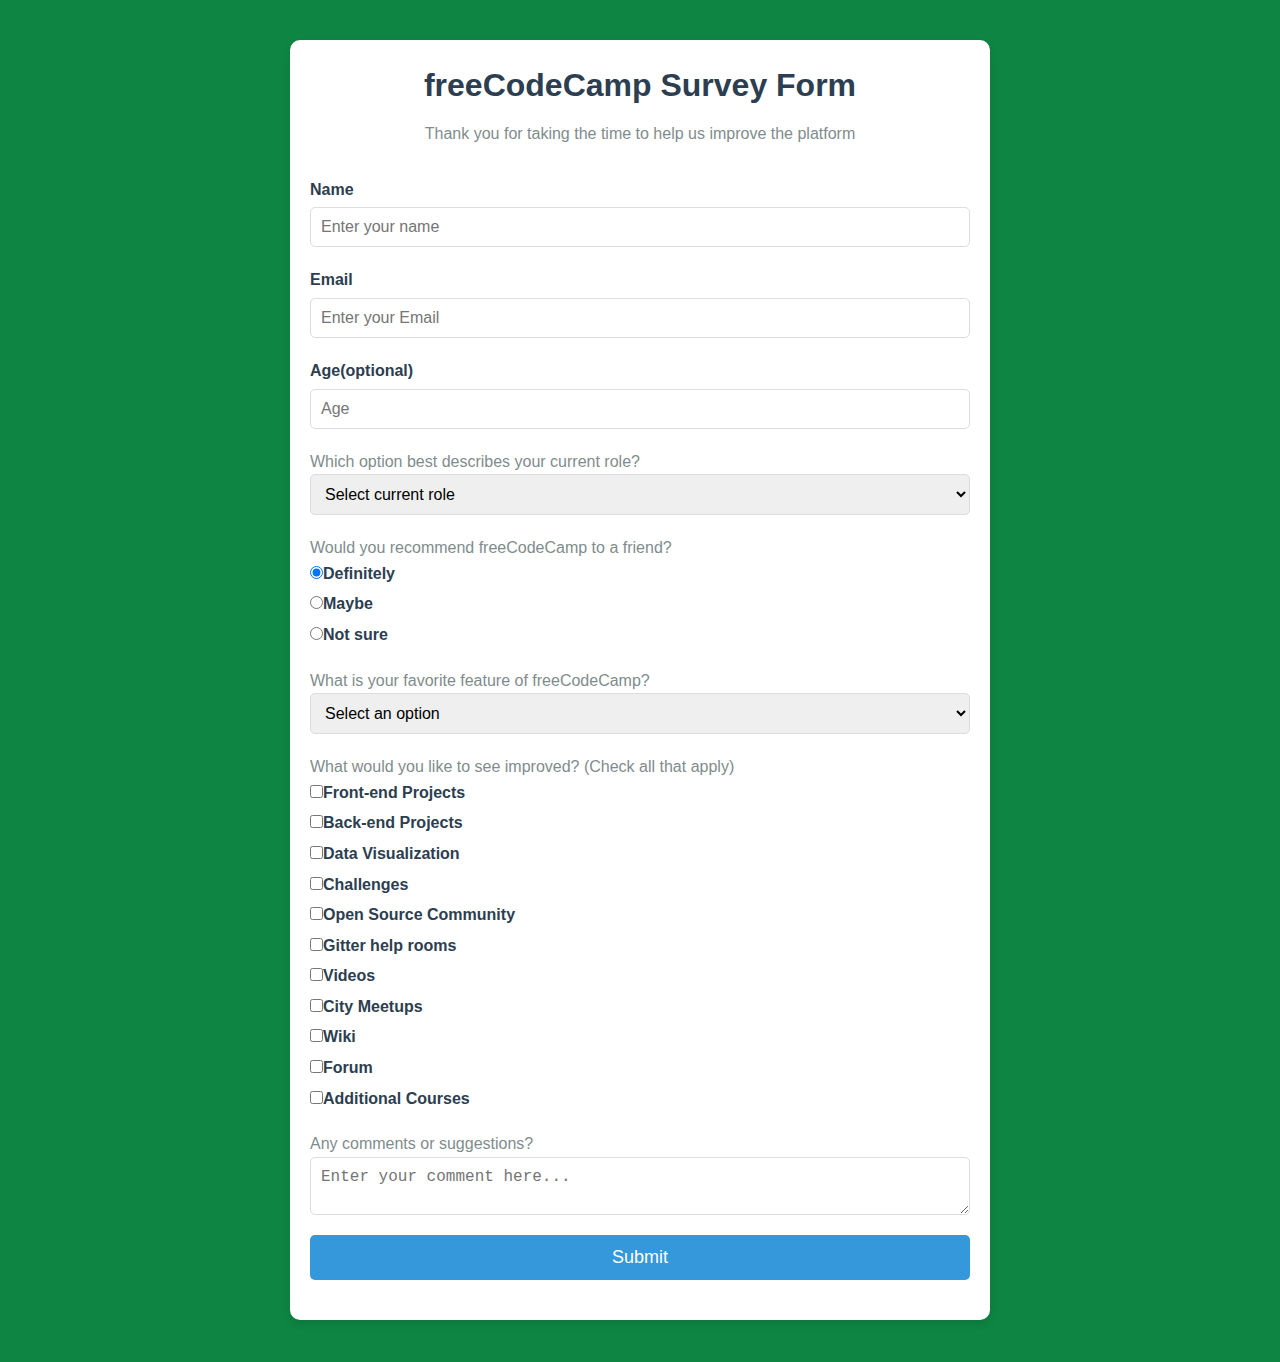
<file: Survey form.html>
<html><head>
    <link rel="stylesheet" href="styles.css">
  </head>
  <body data-new-gr-c-s-check-loaded="14.1223.0" data-gr-ext-installed="">
    <div class="container">
      <header class="header">
        <h1 id="title" class="text-center">freeCodeCamp Survey Form</h1>
        <p id="description" class="description text-center">
          Thank you for taking the time to help us improve the platform
        </p>
      </header>
      <form id="survey-form">
        <div class="form-group">
          <label id="name-label" for="name">Name</label>
          <input type="text" name="name" id="name" class="form-control" placeholder="Enter your name" required="">
        </div>
        <div class="form-group">
          <label id="email-label" for="email">Email</label>
          <input type="email" name="email" id="email" class="form-control" placeholder="Enter your Email" required="">
        </div>
        <div class="form-group">
          <label id="number-label" for="number">Age<span class="clue">(optional)</span></label>
          <input type="number" name="age" id="number" min="10" max="99" class="form-control" placeholder="Age">
        </div>
        <div class="form-group">
          <p>Which option best describes your current role?</p>
          <select id="dropdown" name="role" class="form-control" required="">
            <option disabled="" selected="" value="">Select current role</option>
            <option value="student">Student</option>
            <option value="job">Full Time Job</option>
            <option value="learner">Full Time Learner</option>
            <option value="preferNo">Prefer not to say</option>
            <option value="other">Other</option>
          </select>
        </div>

        <div class="form-group">
          <p>Would you recommend freeCodeCamp to a friend?</p>
          <label>
            <input name="user-recommend" value="definitely" type="radio" class="input-radio" checked="">Definitely</label>
          <label>
            <input name="user-recommend" value="maybe" type="radio" class="input-radio">Maybe</label>

          <label><input name="user-recommend" value="not-sure" type="radio" class="input-radio">Not sure</label>
        </div>

        <div class="form-group">
          <p>What is your favorite feature of freeCodeCamp?</p>
          <select id="most-like" name="mostLike" class="form-control" required="">
            <option disabled="" selected="" value="">Select an option</option>
            <option value="challenges">Challenges</option>
            <option value="projects">Projects</option>
            <option value="community">Community</option>
            <option value="openSource">Open Source</option>
          </select>
        </div>

        <div class="form-group">
          <p>
            What would you like to see improved?
            <span class="clue">(Check all that apply)</span>
          </p>

          <label><input name="prefer" value="front-end-projects" type="checkbox" class="input-checkbox">Front-end Projects</label>
          <label>
            <input name="prefer" value="back-end-projects" type="checkbox" class="input-checkbox">Back-end Projects</label>
          <label><input name="prefer" value="data-visualization" type="checkbox" class="input-checkbox">Data Visualization</label>
          <label><input name="prefer" value="challenges" type="checkbox" class="input-checkbox">Challenges</label>
          <label><input name="prefer" value="open-source-community" type="checkbox" class="input-checkbox">Open Source Community</label>
          <label><input name="prefer" value="gitter-help-rooms" type="checkbox" class="input-checkbox">Gitter help rooms</label>
          <label><input name="prefer" value="videos" type="checkbox" class="input-checkbox">Videos</label>
          <label><input name="prefer" value="city-meetups" type="checkbox" class="input-checkbox">City Meetups</label>
          <label><input name="prefer" value="wiki" type="checkbox" class="input-checkbox">Wiki</label>
          <label><input name="prefer" value="forum" type="checkbox" class="input-checkbox">Forum</label>
          <label><input name="prefer" value="additional-courses" type="checkbox" class="input-checkbox">Additional Courses</label>
        </div>

        <div class="form-group">
          <p>Any comments or suggestions?</p>
          <textarea id="comments" class="input-textarea" name="comment" placeholder="Enter your comment here..."></textarea>
        </div>

        <div class="form-group">
          <button type="submit" id="submit" class="submit-button">
            Submit
          </button>
        </div>
      </form>
    </div>
  

</body><grammarly-desktop-integration data-grammarly-shadow-root="true"></grammarly-desktop-integration></html>
</file>
<file: Build a Technical Documentation Page/styles.css>
body {
  font-family: Arial, sans-serif;
  line-height: 1.6;
  margin: 0;
  padding: 0;
  background-color: #f4f4f4;
  color: #333;
}

#navbar {
  position: fixed;
  top: 0;
  left: 0;
  width: 250px;
  height: 100%;
  background-color: #fe8c00;
  color: #fff;
  padding: 20px;
  box-sizing: border-box;
}

#navbar header {
  font-size: 1.5em;
  margin-bottom: 20px;
  text-align: center;
  color: #000000; /* Bitcoin orange */
}

.nav-link {
  display: block;
  color: #fff;
  text-decoration: none;
  padding: 10px;
  border-bottom: 1px solid #333;
}

.nav-link:hover {
  background-color: #f2a900;
  color: #1a1a1a;
}

#main-doc {
  margin-left: 270px;
  padding: 20px;
  max-width: 800px;
}

.main-section {
  margin-bottom: 40px;
  background: #fff;
  padding: 20px;
  border-radius: 5px;
  box-shadow: 0 2px 5px rgba(0, 0, 0, 0.1);
}

.main-section header {
  font-size: 1.8em;
  color: #f2a900;
  margin-bottom: 10px;
}

p {
  margin: 10px 0;
}

code {
  display: block;
  background-color: #eee;
  padding: 10px;
  border-radius: 3px;
  font-family: monospace;
}

ul {
  margin: 10px 0 10px 20px;
}

li {
  margin: 5px 0;
}

/* Media Query for Smaller Devices */
@media (max-width: 768px) {
  #navbar {
    position: static;
    width: 100%;
    height: auto;
    padding: 10px;
  }

  #main-doc {
    margin-left: 0;
    padding: 10px;
  }
}
</file>
<file: learn-intermediate-css-by-building-a-cat-painting/styles.css>
* {
  box-sizing: border-box;
}

body {
  background-color: #c9d2fc;
}

.cat-head {
  position: absolute;
  right: 0;
  left: 0;
  top: 0;
  bottom: 0;
  margin: auto;
  background: linear-gradient(#5e5e5e 85%, #45454f 100%);
  width: 205px;
  height: 180px;
  border: 1px solid #000;
  border-radius: 46%;
}

.cat-left-ear {
  position: absolute;
  top: -26px;
  left: -31px;
  z-index: 1;
  border-top-left-radius: 90px;
  border-top-right-radius: 10px;
  transform: rotate(-45deg);
  border-left: 35px solid transparent;
  border-right: 35px solid transparent;
  border-bottom: 70px solid #5e5e5e;
}

.cat-right-ear {
  position: absolute;
  top: -26px;
  left: 163px;
  z-index: 1;
  transform: rotate(45deg);
  border-top-left-radius: 90px;
  border-top-right-radius: 10px;
  border-left: 35px solid transparent;
  border-right: 35px solid transparent;
  border-bottom: 70px solid #5e5e5e;
}

.cat-left-inner-ear {
  position: absolute;
  top: 22px;
  left: -20px;
  border-top-left-radius: 90px;
  border-top-right-radius: 10px;
  border-bottom-right-radius: 40%;
  border-bottom-left-radius: 40%;
  border-left: 20px solid transparent;
  border-right: 20px solid transparent;
  border-bottom: 40px solid #3b3b4f;
}

.cat-right-inner-ear {
  position: absolute;
  top: 22px;
  left: -20px;
  border-top-left-radius: 90px;
  border-top-right-radius: 10px;
  border-bottom-right-radius: 40%;
  border-bottom-left-radius: 40%;
  border-left: 20px solid transparent;
  border-right: 20px solid transparent;
  border-bottom: 40px solid #3b3b4f;
}

.cat-left-eye {
  position: absolute;
  top: 54px;
  left: 39px;
  border-radius: 60%;
  transform: rotate(25deg);
  width: 30px;
  height: 40px;
  background-color: #000;
}

.cat-right-eye {
  position: absolute;
  top: 54px;
  left: 134px;
  border-radius: 60%;
  transform: rotate(-25deg);
  width: 30px;
  height: 40px;
  background-color: #000;
}

.cat-left-inner-eye {
  position: absolute;
  top: 8px;
  left: 2px;
  width: 10px;
  height: 20px;
  transform: rotate(10deg);
  background-color: #fff;
  border-radius: 60%;
}

.cat-right-inner-eye {
  position: absolute;
  top: 8px;
  left: 18px;
  transform: rotate(-5deg);
  width: 10px;
  height: 20px;
  background-color: #fff;
  border-radius: 60%;
}

.cat-nose {
  position: absolute;
  top: 108px;
  left: 85px;
  border-top-left-radius: 50%;
  border-bottom-right-radius: 50%;
  border-bottom-left-radius: 50%;
  transform: rotate(180deg);
  border-left: 15px solid transparent;
  border-right: 15px solid transparent;
  border-bottom: 20px solid #442c2c;
}

.cat-mouth div {
  width: 30px;
  height: 50px;
  border: 2px solid #000;
  border-radius: 190%/190px 150px 0 0;
  border-color: black transparent transparent transparent;
}

.cat-mouth-line-left {
  position: absolute;
  top: 88px;
  left: 74px;
  transform: rotate(170deg);
}

.cat-mouth-line-right {
  position: absolute;
  top: 88px;
  left: 91px;
  transform: rotate(165deg);
}

.cat-whiskers-left div {
  width: 40px;
  height: 1px;
  background-color: #000;
}

.cat-whiskers-right div {
  width: 40px;
  height: 1px;
  background-color: #000;
}

.cat-whisker-left-top {
  position: absolute;
  top: 120px;
  left: 52px;
  transform: rotate(10deg);
}

.cat-whisker-left-middle {
  position: absolute;
  top: 127px;
  left: 52px;
  transform: rotate(3deg);
}

.cat-whisker-left-bottom {
  position: absolute;
  top: 134px;
  left: 52px;
  transform: rotate(-3deg);
}

.cat-whisker-right-top {
  position: absolute;
  top: 120px;
  left: 109px;
  transform: rotate(-10deg);
}

.cat-whisker-right-middle {
  position: absolute;
  top: 127px;
  left: 109px;
  transform: rotate(-3deg);
}

.cat-whisker-right-bottom {
  position: absolute;
  top: 134px;
  left: 109px;
  transform: rotate(3deg);
}
</file>
<file: learn-more-about-css-pseudo-selectors-by-building-a-balance-sheet/styles.css>
span[class~="sr-only"] {
  border: 0 !important;
  clip: rect(1px, 1px, 1px, 1px) !important;
  clip-path: inset(50%) !important;
  height: 1px !important;
  width: 1px !important;
  position: absolute !important;
  overflow: hidden !important;
  white-space: nowrap !important;
  padding: 0 !important;
  margin: -1px !important;
}

html {
  box-sizing: border-box;
}

body {
  font-family: sans-serif;
  color: #0a0a23;
}

h1 {
  max-width: 37.25rem;
  margin: 0 auto;
  padding: 1.5rem 1.25rem;
}

h1 .flex {
  display: flex;
  flex-direction: column-reverse;
  gap: 1rem;
}

h1 .flex span:first-of-type {
  font-size: 0.7em;
}

h1 .flex span:last-of-type {
  font-size: 1.2em;
}

section {
  max-width: 40rem;
  margin: 0 auto;
  border: 2px solid #d0d0d5;
}

#years {
  display: flex;
  justify-content: flex-end;
  position: sticky;
  z-index: 999;
  top: 0;
  background: #0a0a23;
  color: #fff;
  padding: 0.5rem calc(1.25rem + 2px) 0.5rem 0;
  margin: 0 -2px;
}

#years span[class] {
  font-weight: bold;
  width: 4.5rem;
  text-align: right;
}

.table-wrap {
  padding: 0 0.75rem 1.5rem 0.75rem;
}

table {
  border-collapse: collapse;
  border: 0;
  width: 100%;
  position: relative;
  margin-top: 3rem;
}

table caption {
  color: #356eaf;
  font-size: 1.3em;
  font-weight: normal;
  position: absolute;
  top: -2.25rem;
  left: 0.5rem;
}

tbody td {
  width: 100vw;
  min-width: 4rem;
  max-width: 4rem;
}

tbody th {
  width: calc(100% - 12rem);
}

tr[class="total"] {
  border-bottom: 4px double #0a0a23;
  font-weight: bold;
}

tr[class="total"] th {
  text-align: left;
  padding: 0.5rem 0 0.25rem 0.5rem;
}

tr.total td {
  text-align: right;
  padding: 0 0.25rem;
}

tr.total td:nth-of-type(3) {
  padding-right: 0.5rem;
}

tr.total:hover {
  background-color: #99c9ff;
}

td.current {
  font-style: italic;
}

tr.data {
  background-image: linear-gradient(to bottom, #dfdfe2 1.845rem, white 1.845rem);
}

tr.data th {
  text-align: left;
  padding-top: 0.3rem;
  padding-left: 0.5rem;
}

tr.data th .description {
  display: block;
  font-weight: normal;
  font-style: italic;
  padding: 1rem 0 0.75rem;
  margin-right: -13.5rem;
}

tr.data td {
  vertical-align: top;
  padding: 0.3rem 0.25rem 0;
  text-align: right;
}

tr.data td:last-of-type {
  padding-right: 0.5rem;
}
</file>
<file: learn-the-css-box-model-by-building-a-rothko-painting/styles.css>
.canvas {
  width: 500px;
  height: 600px;
  background-color: #4d0f00;
  overflow: hidden;
  filter: blur(2px);
}

.frame {
  border: 50px solid black;
  width: 500px;
  padding: 50px;
  margin: 20px auto;
}

.one {
  width: 425px;
  height: 150px;
  background-color: #efb762;
  margin: 20px auto;
  box-shadow: 0 0 3px 3px #efb762;
  border-radius: 9px;
  transform: rotate(-0.6deg);
}

.two {
  width: 475px;
  height: 200px;
  background-color: #8f0401;
  margin: 0 auto 20px;
  box-shadow: 0 0 3px 3px #8f0401;
  border-radius: 8px 10px;
  transform: rotate(0.4deg);
}

.one, .two {
  filter: blur(1px);
}

.three {
  width: 91%;
  height: 28%;
  background-color: #b20403;
  margin: auto;
  filter: blur(2px);
  box-shadow: 0 0 5px 5px #b20403;
  border-radius: 30px 25px 60px 12px;
  transform: rotate(-0.2deg);
</file>
<file: learn-typography-by-building-a-nutrition-label/styles.css>
* {
  box-sizing: border-box;
}

html {
  font-size: 16px;
}

body {
  font-family: 'Open Sans', sans-serif;
}

.label {
  border: 2px solid black;
  width: 270px;
  margin: 20px auto;
  padding: 0 7px;
}

header h1 {
  text-align: center;
  margin: -4px 0;
  letter-spacing: 0.15px
}

p {
  margin: 0;
  display: flex;
  justify-content: space-between;
}

.divider {
  border-bottom: 1px solid #888989;
  margin: 2px 0;
}

.bold {
  font-weight: 800;
}

.large {
  height: 10px;
}

.large, .medium {
  background-color: black;
  border: 0;
}

.medium {
  height: 5px;
}

.small-text {
  font-size: 0.85rem;
}


.calories-info {
  display: flex;
  justify-content: space-between;
  align-items: flex-end;
}

.calories-info h2 {
  margin: 0;
}

.left-container p {
  margin: -5px -2px;
  font-size: 2em;
  font-weight: 700;
}

.calories-info span {
  margin: -7px -2px;
  font-size: 2.4em;
  font-weight: 700;
}

.right {
  justify-content: flex-end;
}

.indent {
  margin-left: 1em;
}

.double-indent {
  margin-left: 2em;
}

.daily-value p:not(.no-divider) {
  border-bottom: 1px solid #888989;
}

.note {
  font-size: 0.6rem;
  margin: 5px 0;
  padding: 0 8px;
  text-indent: -8px;
}
</file>
<file: Registration Form/styles.css>
body {
  width: 100%;
  height: 100vh;
  margin: 0;
  background-color: #1b1b32;
  color: #f5f6f7;
  font-family: Tahoma;
  font-size: 16px;
}

h1, p {
  margin: 1em auto;
  text-align: center;
}

form {
  width: 60vw;
  max-width: 500px;
  min-width: 300px;
  margin: 0 auto;
  padding-bottom: 2em;
}

fieldset {
  border: none;
  padding: 2rem 0;
  border-bottom: 3px solid #3b3b4f;
}

fieldset:last-of-type {
  border-bottom: none;
}

label {
  display: block;
  margin: 0.5rem 0;
}

input,
textarea,
select {
  margin: 10px 0 0 0;
  width: 100%;
  min-height: 2em;
}

input, textarea {
  background-color: #0a0a23;
  border: 1px solid #0a0a23;
  color: #ffffff;
}

.inline {
  width: unset;
  margin: 0 0.5em 0 0;
  vertical-align: middle;
}

input[type="submit"] {
  display: block;
  width: 60%;
  margin: 1em auto;
  height: 2em;
  font-size: 1.1rem;
  background-color: #3b3b4f;
  border-color: white;
  min-width: 300px;
}

input[type="file"] {
  padding: 1px 2px;
}

a{
  color: #dfdfe2;
}
</file>
<file: Build a Technical Documentation Page/reference/styles.css>
html,
body {
  min-width: 290px;
  color: #4d4e53;
  background-color: #ffffff;
  font-family: 'Open Sans', Arial, sans-serif;
  line-height: 1.5;
}

#navbar {
  position: fixed;
  min-width: 290px;
  top: 0px;
  left: 0px;
  width: 300px;
  height: 100%;
  border-right: solid;
  border-color: rgba(0, 22, 22, 0.4);
}

header {
  color: black;
  margin: 10px;
  text-align: center;
  font-size: 1.8em;
  font-weight: thin;
}

#main-doc header {
  text-align: left;
  margin: 0px;
}

#navbar ul {
  height: 88%;
  padding: 0;
  overflow-y: auto;
  overflow-x: hidden;
}

#navbar li {
  color: #4d4e53;
  border-top: 1px solid;
  list-style: none;
  position: relative;
  width: 100%;
}

#navbar a {
  display: block;
  padding: 10px 30px;
  color: #4d4e53;
  text-decoration: none;
  cursor: pointer;
}

#main-doc {
  position: absolute;
  margin-left: 310px;
  padding: 20px;
  margin-bottom: 110px;
}

section article {
  color: #4d4e53;
  margin: 15px;
  font-size: 0.96em;
}

section li {
  margin: 15px 0px 0px 20px;
}

code {
  display: block;
  text-align: left;
  white-space: pre-line;
  position: relative;
  word-break: normal;
  word-wrap: normal;
  line-height: 2;
  background-color: #f7f7f7;
  padding: 15px;
  margin: 10px;
  border-radius: 5px;
}

@media only screen and (max-width: 815px) {
  /* For mobile phones: */
  #navbar ul {
    border: 1px solid;
    height: 207px;
  }

  #navbar {
    background-color: white;
    position: absolute;
    top: 0;
    padding: 0;
    margin: 0;
    width: 100%;
    max-height: 275px;
    border: none;
    z-index: 1;
    border-bottom: 2px solid;
  }

  #main-doc {
    position: relative;
    margin-left: 0px;
    margin-top: 270px;
  }
}

@media only screen and (max-width: 400px) {
  #main-doc {
    margin-left: -10px;
  }

  code {
    margin-left: -20px;
    width: 100%;
    padding: 15px;
    padding-left: 10px;
    padding-right: 45px;
    min-width: 233px;
  }
}
</file>
<file: styles.css>
* {
    margin: 0;
    padding: 0;
    box-sizing: border-box;
}

body {
    font-family: Arial, sans-serif;
    background-color: #0e8543;
    color: #333;
    line-height: 1.6;
}

.container {
    max-width: 700px;
    margin: 40px auto;
    padding: 20px;
    background-color: #fff;
    border-radius: 10px;
    box-shadow: 0 4px 8px rgba(0, 0, 0, 0.1);
}

header {
    text-align: center;
    margin-bottom: 30px;
}

h1 {
    color: #2c3e50;
    margin-bottom: 10px;
}

p {
    color: #7f8c8d;
}

.form-group {
    margin-bottom: 20px;
}

label {
    display: block;
    margin-bottom: 5px;
    font-weight: bold;
    color: #2c3e50;
}

input[type="text"],
input[type="email"],
input[type="number"],
select,
textarea {
    width: 100%;
    padding: 10px;
    border: 1px solid #ddd;
    border-radius: 5px;
    font-size: 16px;
}

input[type="text"]:focus,
input[type="email"]:focus,
input[type="number"]:focus,
select:focus,
textarea:focus {
    outline: none;
    border-color: #3498db;
    box-shadow: 0 0 5px rgba(52, 152, 219, 0.5);
}

.radio-group, .checkbox-group {
    display: flex;
    flex-direction: column;
    gap: 10px;
}

.radio-group label, .checkbox-group label {
    display: inline;
    font-weight: normal;
    margin-left: 5px;
}

button {
    width: 100%;
    padding: 12px;
    background-color: #3498db;
    color: #fff;
    border: none;
    border-radius: 5px;
    font-size: 18px;
    cursor: pointer;
    transition: background-color 0.3s;
}

button:hover {
    background-color: #2980b9;
}
</file>
